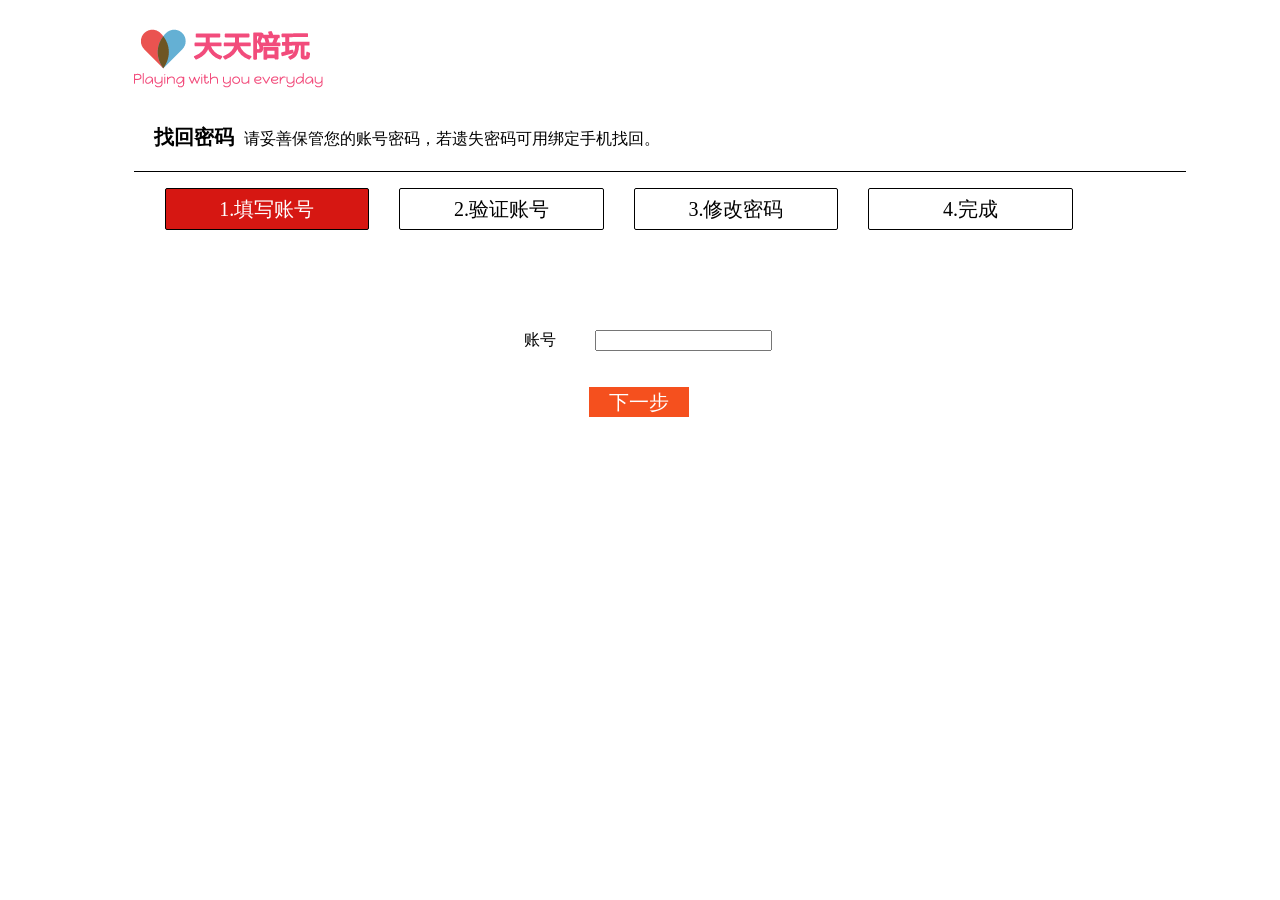
<file: DayDayPlay/web/TianTianPeiWan/public/newPage/findBack.html>
<!DOCTYPE html><!--找回密码-->
<html lang="en">
<head>
    <meta charset="UTF-8">
    <title>Title</title>
    <link rel="stylesheet" href="../css/findBack.css">
    <script src="../js/jquery-3.4.1.min.js"></script>
    <style>
        .index-head{
            width: 100%;
            height: 80px;
            background: white;
        }
        .index-logo{
            /*position: absolute;
            top: 15px;
            left: 120px;*/
            display: inline-block;
            margin-top: 16px;
            margin-left: 120px;
        }
    </style>
</head>
<body>
<div class="index-head">
    <!--logo部分-->
    <div class="index-logo">
        <a href="../page/index.html">
            <img src="../image/index-img/yuewanlogo.png" alt="">
        </a>
    </div>
</div>
<div>
    <p class="findBackWord"><b>找回密码</b><span>请妥善保管您的账号密码，若遗失密码可用绑定手机找回。</span></p>
    <div id="state">
        <div class="first one checked">1.填写账号</div>
        <div class="first two">2.验证账号</div>
        <div class="first three">3.修改密码</div>
        <div class="first four">4.完成</div>
    </div>
    <div id="first" class="middle">
        <p><span class="OP">账号</span><input type="text" id="first-input"></p>
        <button id="first-btn" class="btn">下一步</button>
    </div>
    <div id="second" class="middle">
        <p><span class="OP">手机号</span><input type="text" placeholder="请输入手机号" id="phone"></p>
        <p><span class="OP">验证码</span><input type="text" name="code" id="findBackCode">
            <input type="button" value="获取验证码" id="getCode3"></p>
        <button id="second-btn" class="btn">下一步</button>
    </div>
    <div id="third" class="middle">
        <p><span class="OP">新密码</span><input type="password" placeholder="请输入新密码" id="newPass"></p>
        <p><span class="OP">确认密码</span><input type="password" placeholder="请重复新密码" id="newPass1"><br><span id="pass-warn"></span></p>
        <button id="third-btn" class="btn">确定</button>
    </div>
    <div id="fourth" class="middle">
        <button id="fourth-btn" class="btn">请登录</button>
    </div>
</div>
</body>
<script src="../js/findBack.js"></script>
</html>
</file>
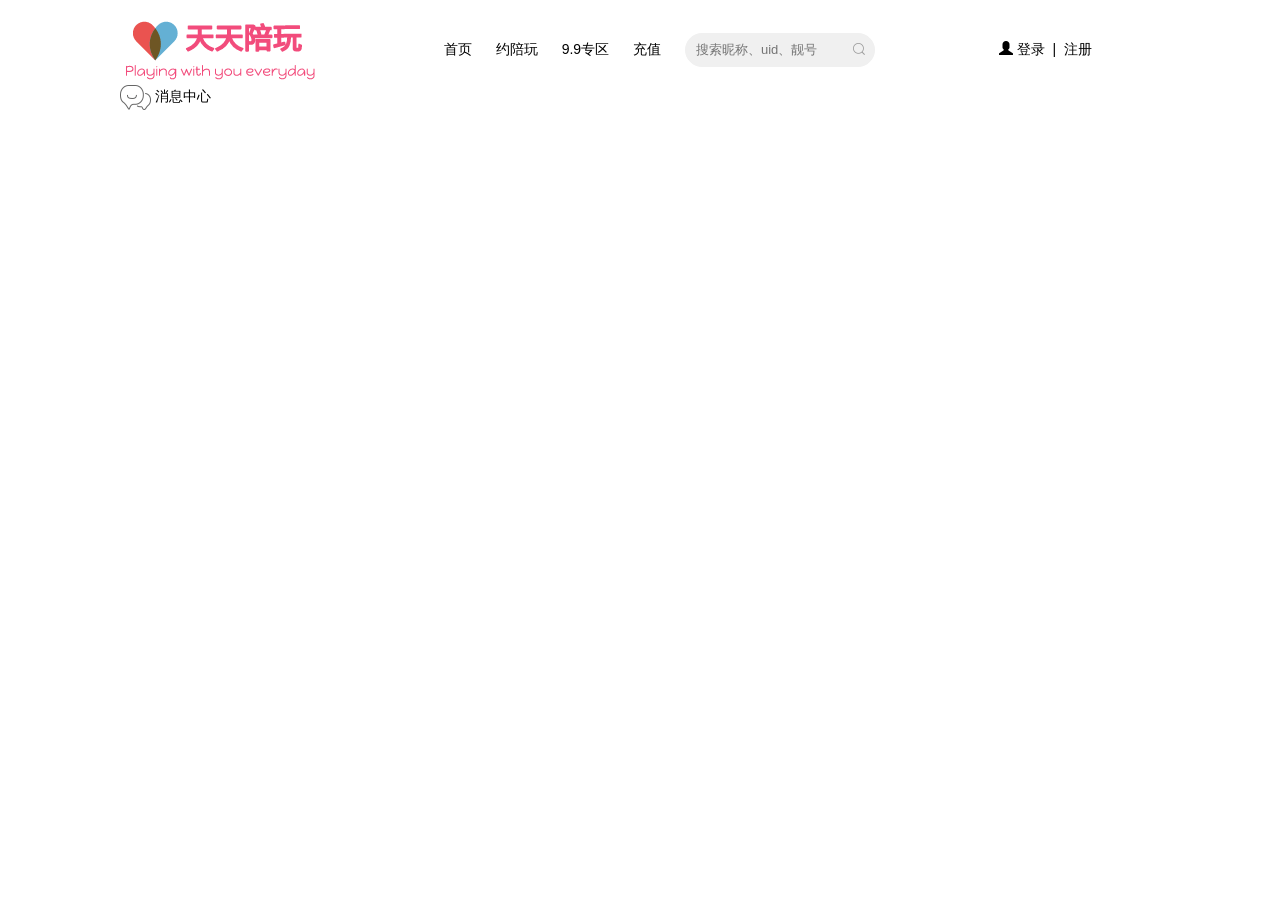
<file: DayDayPlay/web/TianTianPeiWan/public/newPage/head.html>
<!DOCTYPE html><!--头部-->
<html lang="en">
<head>
    <meta charset="UTF-8">
    <title>Title</title>
    <link rel="stylesheet" href="../util/bootstrap-3.3.7-dist/css/bootstrap.css">
    <script src="../util/bootstrap-3.3.7-dist/js/bootstrap.js"></script>
    <style>
        * {
            margin: 0;
            padding: 0;
        }
        /*头*/
        .ar:hover{
            color: #FA6543;

        }
        a{
            text-decoration: none;
            color: black;
        }
        a:hover{
            text-decoration: none;
        }
        .index-head{
            width: 100%;
            height: 80px;
            background: white;
        }
        .index-logo{
            /*position: absolute;
            top: 15px;
            left: 120px;*/
            display: inline-block;
            margin-top: 16px;
            margin-left: 120px;
        }
        .header-navigation{
            display: inline-block;/*
            border: 1px solid #000;*/
            margin-left: 120px;
        }
        .navigation-1{
            margin-right: 20px;

        }
        .header-navigation-ip{
            display: inline-block;
            position: relative;
        }
        .header-navigation-ip input{
            padding: 0 10px;
            border-radius: 25px;
            background-color: #f0f0f0;
            display: inline-block;
            line-height: 34px;
            height: 34px;
            font-size: 13px;
            border: 1px solid #f0f0f0 ;
            outline: none;
        }
        .header-navigation-ip img{
            position: absolute;
            top:10px;
            right: 10px;
            cursor: pointer;
        }
        /*尾*/
        .index-bottom{
            background-color: #535353;
            position: relative;
            width: 100%;
            float: left;
        }
        .index-bottom-box{
            width:1204px;
            margin: 0 auto;
            padding: 30px 0;
            background-color: #535353;
        }
        .bottom-box-information{
            color: #c9c9c9;
            font-size: 15px;
            margin-top: 30px;
        }
        .bottom-box-tel{
            padding-right: 30px;
            margin-left: 35px;
            border-right: #bfbfbf solid 1px;
        }
        .bottom-box-telimg{
            height: 18px;
            width: 23px;
            margin-right: 10px;
            background: url("../image/index-img/icon.png") no-repeat;
            background-position: -108px 0;
            display: inline-block;
        }
        .bottom-box-tn{
            font-size: 17px;
            margin-right: 14px;
        }
        .bottom-box-t{
            font-size: 13px;
        }
        .bottom-box-qq{
            cursor: pointer;
            padding-left: 30px;
        }
        .bottom-box-qqimg{
            margin-right: 10px;
            height: 18px;
            width: 19px;
            background: url("../image/index-img/icon.png");
            background-position: -89px 0;
        }
        .bottom-box-qqnum{
            font-size: 17px;
            margin-right: 14px;
        }
        .bottom-box-detailed{
            padding-left: 30px;
        }
        .bottom-box-detailedtime{
            font-size: 13px;
        }
        .bottom-box-but{
            margin-left: 40px;
        }
        .help{
            width: 92px;
            height: 26px;
            background-color: #3c3c3c;
            line-height: 26px;
            text-align: center;
            border: #707070 solid 1px;
            border-radius: 4px;
            margin-left: 16px;
            font-size: 13px;
            color: #bfbfbf;
        }
        .help:hover{
            color: #bfbfbf;
            background: #4D4C4C;
        }
        .bottom-box-copy{
            color: #959595;
            font-size: 12px;
            margin-top: 34px;
            text-align: center;
        }
        .fl{
            float: left;
        }
        .fr{

        }
    </style>
</head>
<body>

<!------------------头部---------------------------->
<div class="index-head">
    <!--logo部分-->
    <div class="index-logo">
        <a href="javascript:;">
            <img src="../image/index-img/yuewanlogo.png" alt="">
        </a>
    </div>
    <!--导航内容部分-->
    <div class="header-navigation">
        <a href="javascript:;" class="navigation-1 ar">首页</a>
        <a href="javascript:;" class="navigation-1 ar">约陪玩</a>
        <a href="javascript:;" class="navigation-1 ar">9.9专区</a>
        <a href="javascript:;" class="navigation-1 ar">充值</a>
        <div class="header-navigation-ip">
            <input type="text" placeholder="搜索昵称、uid、靓号">
            <img src="../image/index-img/search.png" alt="" class="search">
        </div>
    </div>
    <div class="header-navigation">
        <a class="ar" href="">
            <span class="glyphicon glyphicon-user" aria-hidden="true"></span>
            登录&nbsp;&nbsp;|&nbsp;&nbsp;注册</a>
    </div>
    <div class="header-navigation" >
        <a href="" class="ar">
            <img src="../image/index-img/message.png" alt="">
            消息中心
        </a>
    </div>
</div>
<!--------------------底部------------------------>
<!--<div class="index-bottom">
    <div class="index-bottom-box">
        <a href="javascript:;">
            <img class="fl" src="./../image/index-img/consume1.jpg" alt="">
        </a>
        <a href="javascript:;">
            <img class="fl"  src="./../image/index-img/consume2.jpg" alt="">
        </a>
        <a href="javascript:;">
            <img class="fl"  src="./../image/index-img/consume3.jpg" alt="">
        </a>
        <a href="javascript:;">
            <img class="fl"  src="./../image/index-img/consume4.jpg" alt="">
        </a>
        <div class="clearfix"></div>
        <div class="bottom-box-information">
            <div class="bottom-box-tel fl">
                <i class="bottom-box-telimg"></i>
                客服电话
                <span class="bottom-box-tn">010-68608228</span>
                <span class="bottom-box-t">咨询时间：7X24小时</span>
            </div>
            <div class="bottom-box-qq fl">
                <i class="bottom-box-qqimg"></i>
                客服QQ：
                <span class="bottom-box-qqnum">800184580</span>
            </div>
            <div class="bottom-box-detailed fl">
                <span class="bottom-box-detailedtime">咨询时间：7X24小时</span>
            </div>
            <div class="bottom-box-but fl">
                <a class="fl help" href="javascript:;">帮助中心</a>
                <a class="fl help" href="javascript:;">服务保障</a>
                <a class="fl help" href="javascript:;">关于我们</a>
            </div>
            <div class="clearfix"></div>
        </div>
        <div class="bottom-box-copy">
            京ICP备18042855号 Copyright 2014-2020 TaoLe Corporation,All Rights Reserved
            <br>
            北京陶乐科技有限公司，专业陪练为玩家提供各种热门游戏陪练陪玩服务，年轻人喜爱的游戏陪玩平台
            <br>
            地址：北京市石景山区鲁谷路74号中国瑞达大厦6层M601室
        </div>
    </div>
</div>-->
</body>
<script>

</script>
</html>
</file>
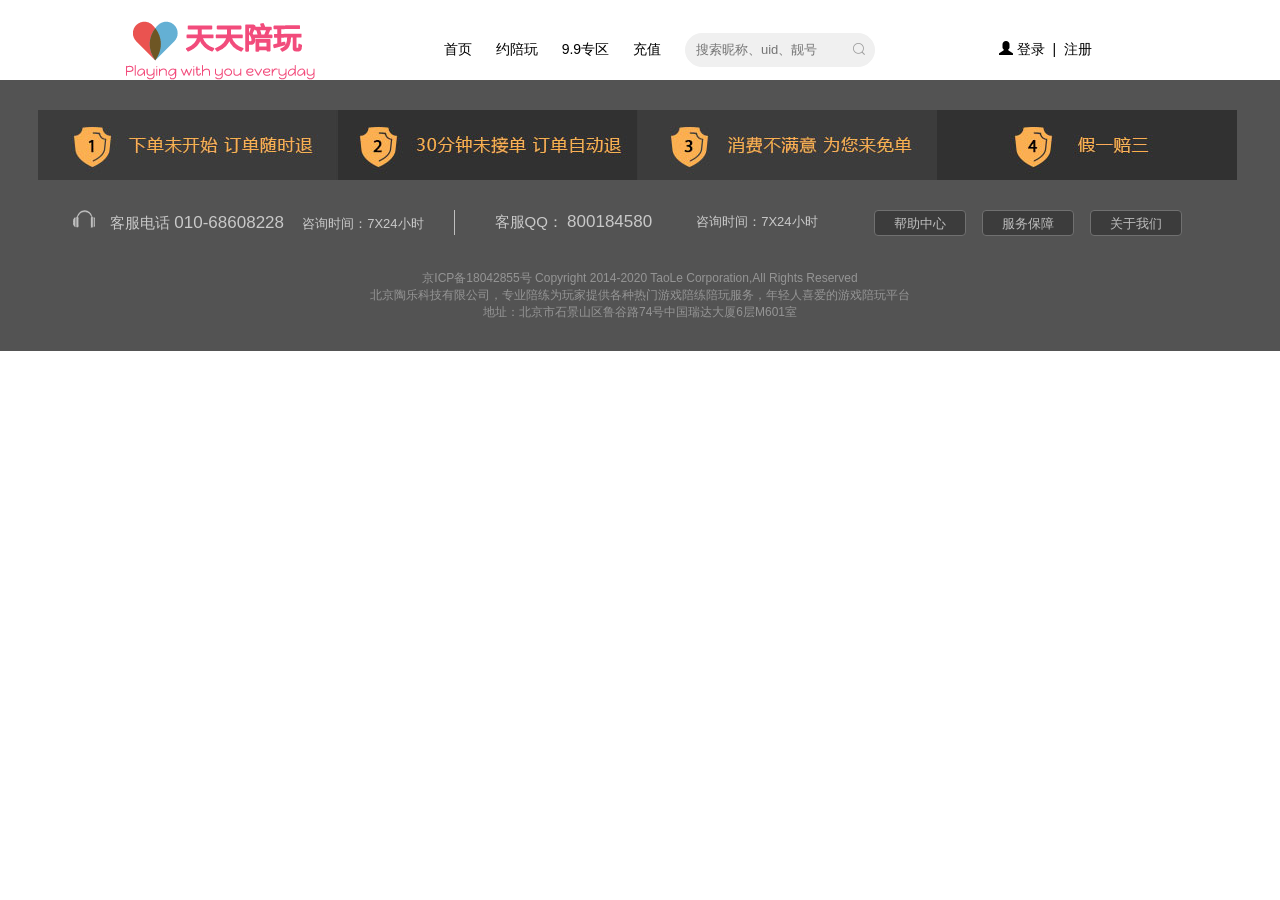
<file: DayDayPlay/web/TianTianPeiWan/public/newPage/headandfoot.html>
<!DOCTYPE html><!--头部和尾部-->
<html lang="en">
<head>
    <meta charset="UTF-8">
    <title>Title</title>
    <link rel="stylesheet" href="../util/bootstrap-3.3.7-dist/css/bootstrap.css">
    <script src="../util/bootstrap-3.3.7-dist/js/bootstrap.js"></script>
    <style>
        * {
            margin: 0;
            padding: 0;
        }
        /*头*/
        .ar:hover{
            color: #FA6543;

        }
        a{
            text-decoration: none;
            color: black;
        }
        a:hover{
            text-decoration: none;
        }
        .index-head{
            width: 100%;
            height: 80px;
            background: white;
        }
        .index-logo{
            /*position: absolute;
            top: 15px;
            left: 120px;*/
            display: inline-block;
            margin-top: 16px;
            margin-left: 120px;
        }
        .header-navigation{
            display: inline-block;/*
            border: 1px solid #000;*/
            margin-left: 120px;
        }
        .navigation-1{
            margin-right: 20px;

        }
        .header-navigation-ip{
            display: inline-block;
            position: relative;
        }
        .header-navigation-ip input{
            padding: 0 10px;
            border-radius: 25px;
            background-color: #f0f0f0;
            display: inline-block;
            line-height: 34px;
            height: 34px;
            font-size: 13px;
            border: 1px solid #f0f0f0 ;
            outline: none;
        }
        .header-navigation-ip img{
            position: absolute;
            top:10px;
            right: 10px;
            cursor: pointer;
        }
        /*尾*/
        .index-bottom{
            background-color: #535353;
            position: relative;
            width: 100%;
            float: left;
        }
        .index-bottom-box{
            width:1204px;
            margin: 0 auto;
            padding: 30px 0;
            background-color: #535353;
        }
        .bottom-box-information{
            color: #c9c9c9;
            font-size: 15px;
            margin-top: 30px;
        }
        .bottom-box-tel{
            padding-right: 30px;
            margin-left: 35px;
            border-right: #bfbfbf solid 1px;
        }
        .bottom-box-telimg{
            height: 18px;
            width: 23px;
            margin-right: 10px;
            background: url("../image/index-img/icon.png") no-repeat;
            background-position: -108px 0;
            display: inline-block;
        }
        .bottom-box-tn{
            font-size: 17px;
            margin-right: 14px;
        }
        .bottom-box-t{
            font-size: 13px;
        }
        .bottom-box-qq{
            cursor: pointer;
            padding-left: 30px;
        }
        .bottom-box-qqimg{
            margin-right: 10px;
            height: 18px;
            width: 19px;
            background: url("../image/index-img/icon.png");
            background-position: -89px 0;
        }
        .bottom-box-qqnum{
            font-size: 17px;
            margin-right: 14px;
        }
        .bottom-box-detailed{
            padding-left: 30px;
        }
        .bottom-box-detailedtime{
            font-size: 13px;
        }
        .bottom-box-but{
            margin-left: 40px;
        }
        .help{
            width: 92px;
            height: 26px;
            background-color: #3c3c3c;
            line-height: 26px;
            text-align: center;
            border: #707070 solid 1px;
            border-radius: 4px;
            margin-left: 16px;
            font-size: 13px;
            color: #bfbfbf;
        }
        .help:hover{
            color: #bfbfbf;
            background: #4D4C4C;
        }
        .bottom-box-copy{
            color: #959595;
            font-size: 12px;
            margin-top: 34px;
            text-align: center;
        }
        .fl{
            float: left;
        }
        .fr{

        }
    </style>
</head>
<body>

<!------------------头部---------------------------->
<div class="index-head">
    <!--logo部分-->
    <div class="index-logo">
        <a href="javascript:;">
            <img src="../image/index-img/yuewanlogo.png" alt="">
        </a>
    </div>
    <!--导航内容部分-->
    <div class="header-navigation">
        <a href="javascript:;" class="navigation-1 ar">首页</a>
        <a href="javascript:;" class="navigation-1 ar">约陪玩</a>
        <a href="javascript:;" class="navigation-1 ar">9.9专区</a>
        <a href="javascript:;" class="navigation-1 ar">充值</a>
        <div class="header-navigation-ip">
            <input type="text" placeholder="搜索昵称、uid、靓号">
            <img src="../image/index-img/search.png" alt="" class="search">
        </div>
    </div>
    <div class="header-navigation">
        <a class="ar" href="">
            <span class="glyphicon glyphicon-user" aria-hidden="true"></span>
            登录&nbsp;&nbsp;|&nbsp;&nbsp;注册</a>
    </div>
    <div class="header-navigation" >
        <a href="" class="ar">
            <img src="../image/index-img/message.png" alt="">
            消息中心
        </a>
    </div>
</div>
<!--------------------底部------------------------>
<div class="index-bottom">
    <div class="index-bottom-box">
        <a href="javascript:;">
            <img class="fl" src="../image/index-img/consume1.jpg" alt="">
        </a>
        <a href="javascript:;">
            <img class="fl" src="../image/index-img/consume2.jpg" alt="">
        </a>
        <a href="javascript:;">
            <img class="fl" src="../image/index-img/consume3.jpg" alt="">
        </a>
        <a href="javascript:;">
            <img class="fl" src="../image/index-img/consume4.jpg" alt="">
        </a>
        <div class="clearfix"></div>
        <div class="bottom-box-information">
            <div class="bottom-box-tel fl">
                <i class="bottom-box-telimg"></i>
                客服电话
                <span class="bottom-box-tn">010-68608228</span>
                <span class="bottom-box-t">咨询时间：7X24小时</span>
            </div>
            <div class="bottom-box-qq fl">
                <i class="bottom-box-qqimg"></i>
                客服QQ：
                <span class="bottom-box-qqnum">800184580</span>
            </div>
            <div class="bottom-box-detailed fl">
                <span class="bottom-box-detailedtime">咨询时间：7X24小时</span>
            </div>
            <div class="bottom-box-but fl">
                <a class="fl help" href="javascript:;">帮助中心</a>
                <a class="fl help" href="javascript:;">服务保障</a>
                <a class="fl help" href="javascript:;">关于我们</a>
            </div>
            <div class="clearfix"></div>
        </div>
        <div class="bottom-box-copy">
            京ICP备18042855号 Copyright 2014-2020 TaoLe Corporation,All Rights Reserved
            <br>
            北京陶乐科技有限公司，专业陪练为玩家提供各种热门游戏陪练陪玩服务，年轻人喜爱的游戏陪玩平台
            <br>
            地址：北京市石景山区鲁谷路74号中国瑞达大厦6层M601室
        </div>
    </div>
</div>
</body>
<script>

</script>
</html>
</file>
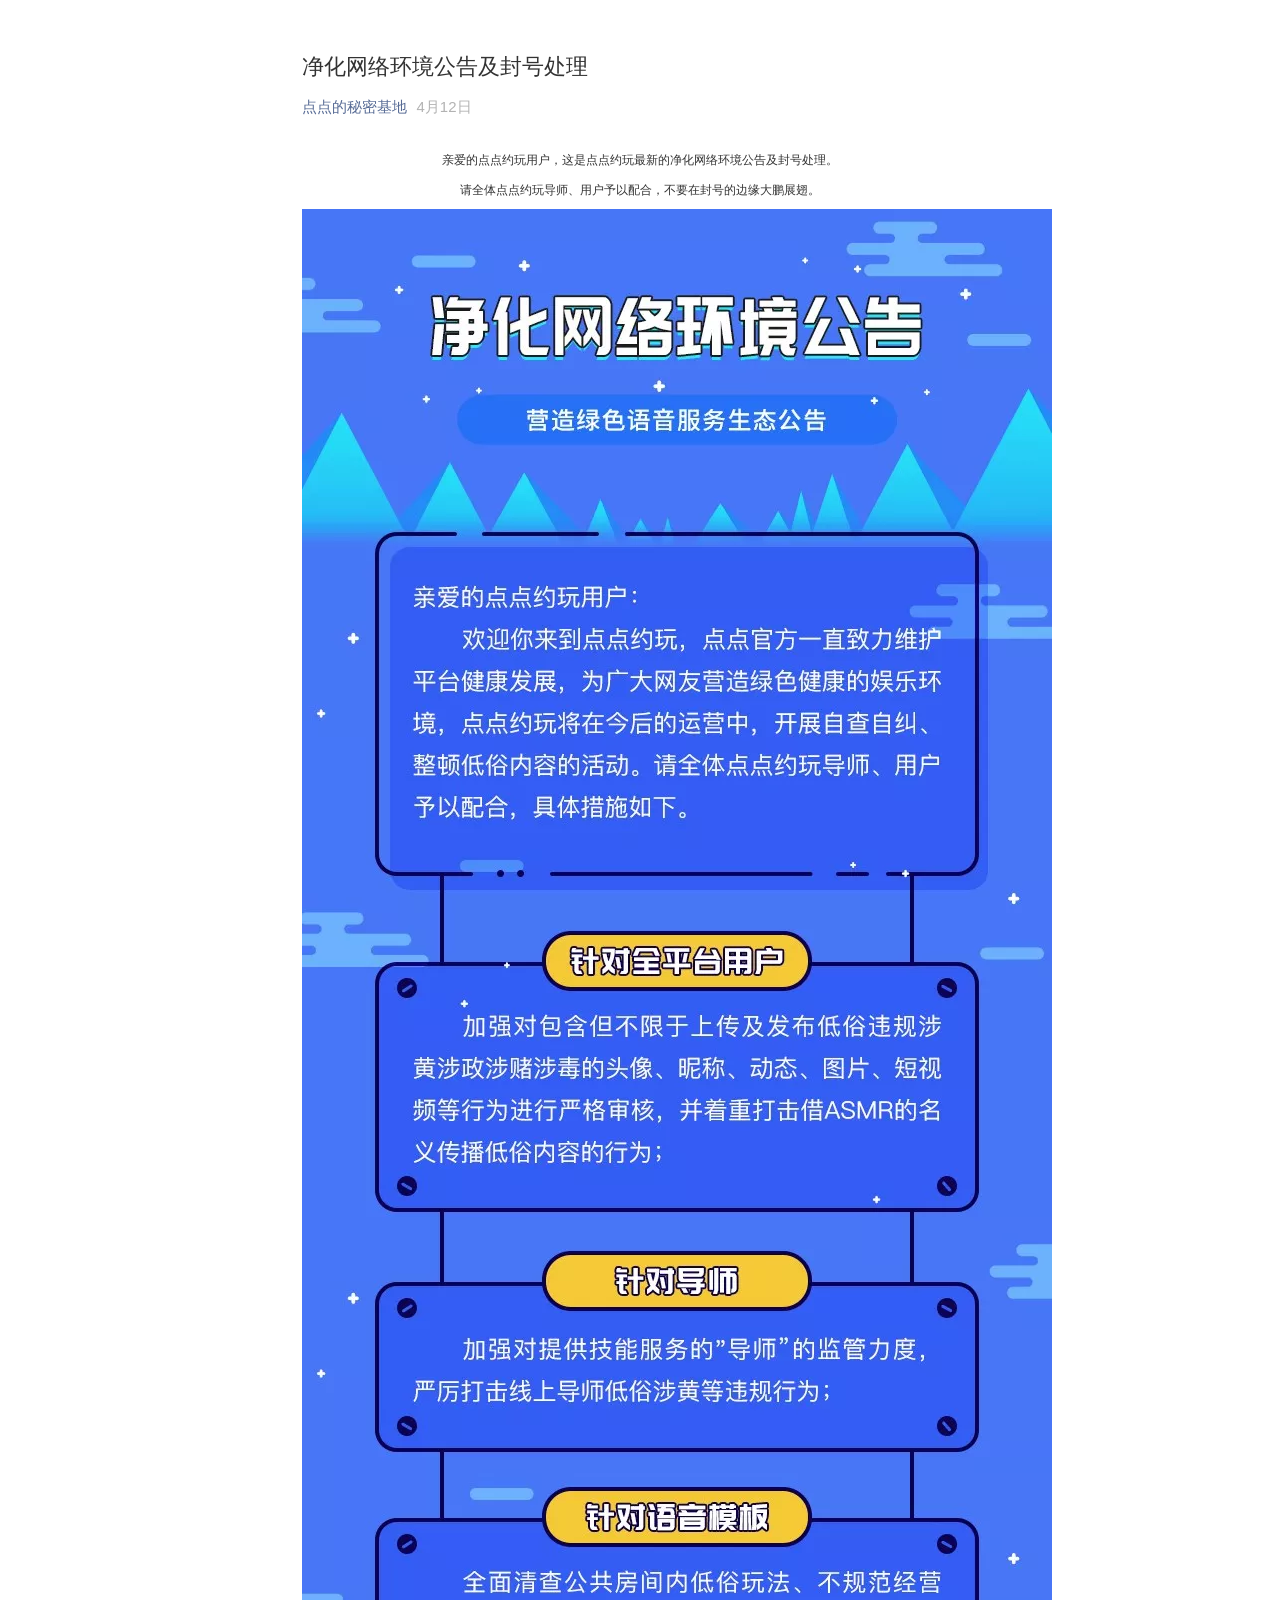
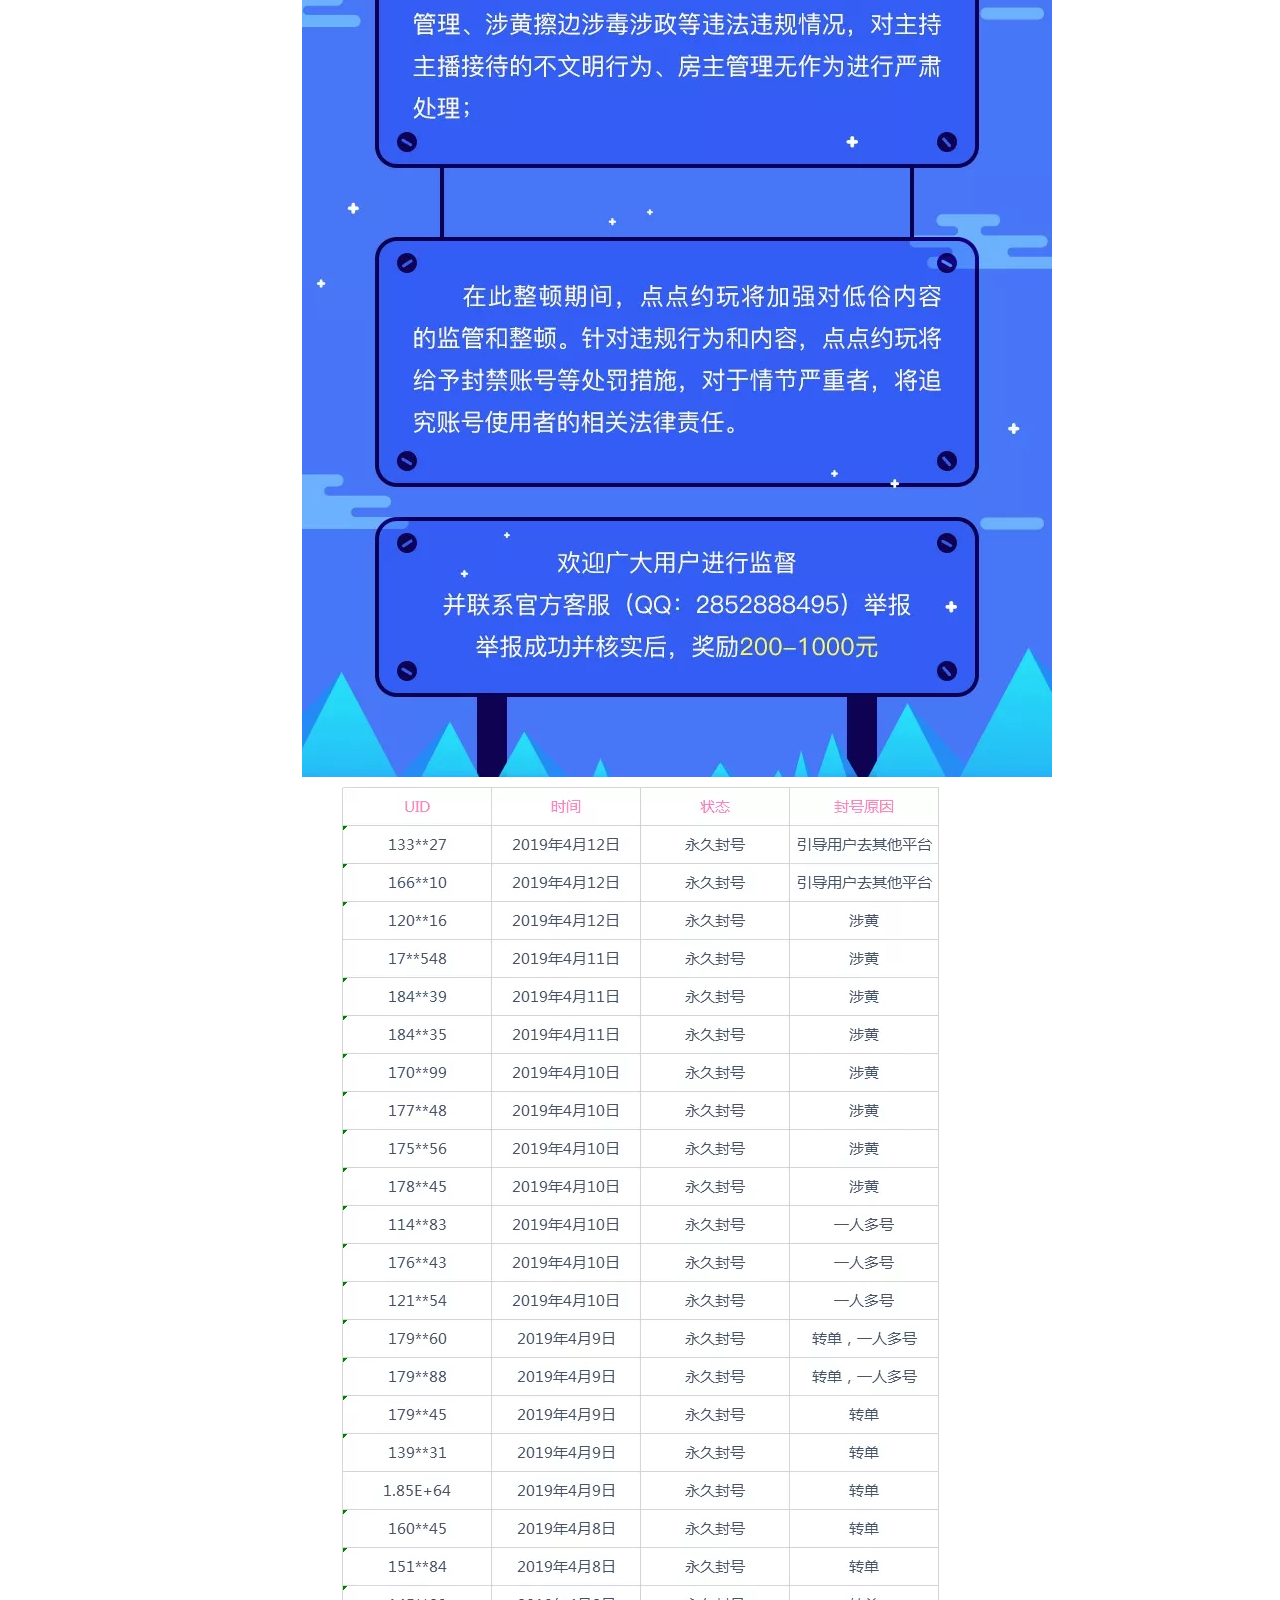
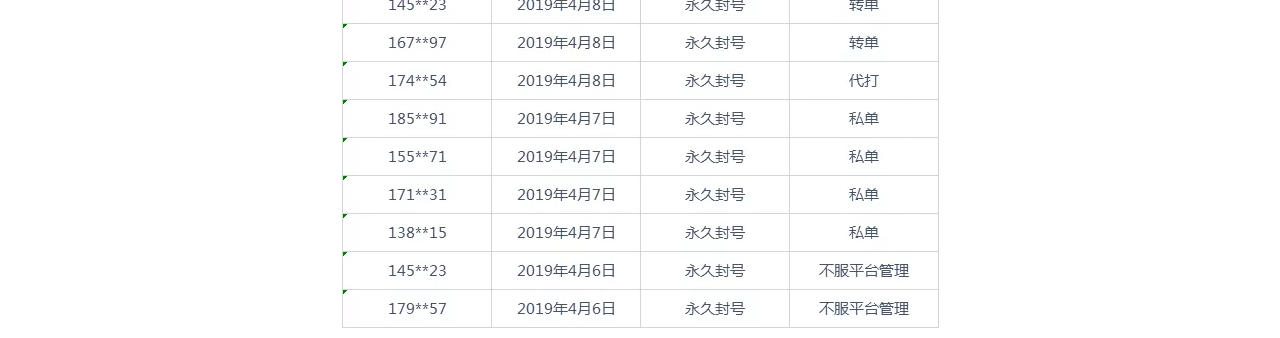
<file: DayDayPlay/web/TianTianPeiWan/public/newPage/Notice.html>
<!DOCTYPE html><!--提示信息-->
<html lang="en">
<head>
    <meta charset="UTF-8">
    <title>Title</title>
    <link rel="stylesheet" href="../util/bootstrap-3.3.7-dist/css/bootstrap.css">
    <link rel="stylesheet" href="../css/Notice.css">
    <script src="../util/bootstrap-3.3.7-dist/js/bootstrap.js"></script>
</head>
<body>
    <div class="container-fluid">
        <div class="row">
            <div class="notice-box">
                <h2 class="notice-box-title">



                    净化网络环境公告及封号处理
                </h2>
                <div class="notice-box-content">
                    <span class="box-content-span">
                        <a href="javascript:;">
                        点点的秘密基地                      </a>
                    </span>
                    <em class="box-content-em">4月12日</em>
                </div>
                <div class="notice-box-inn">
                    <p class="textcenter">
                        <span class="fontsize12">亲爱的点点约玩用户，这是点点约玩最新的净化网络环境公告及封号处理。</span>
                    </p>
                    <p class="textcenter">
                        <span class="fontsize12">请全体点点约玩导师、用户予以配合，不要在封号的边缘大鹏展翅。</span>
                    </p>
                    <p class="textcenter">
                        <img src="../image/index-img/640.jpg" alt="">
                    </p>
                    <p class="textcenter">
                        <img src="../image/index-img/641.jpg" alt="">
                    </p>
                </div>
            </div>
        </div>
    </div>
</body>
<script>

</script>
</html>
</file>
<file: DayDayPlay/web/TianTianPeiWan/public/css/findBack.css>
.checked {
  background-color: #d61712;
  color: white;
}
.first {
  width: 20%;
  margin-left: 3%;
  height: 40px;
  line-height: 40px;
  font-size: 20px;
  border: 0.5px solid black;
  float: left;
  text-align: center;
  border-radius: 2px ;
}
#state {
  overflow: hidden;
  width: 80%;
  margin-left: 10%;
}
.OP {
  display: inline-block;
  width: 100px;
  text-align: center;
  margin-right: 5px;
}
.findBackWord {
  width: 80% ;
  margin-left: 10%;
  border-bottom: 0.2px solid black;
  padding: 20px;
}
b {
  display: inline-block;
  margin-right: 10px;
  font-size: 20px;
}
#findBackCode {
  width: 80px;
}
.middle {
  width: 300px;
  position: relative;
  left: 50%;
  margin-left: -150px;
  margin-top: 100px;
}
#second {
  display: none;
}
#third {
  display: none;
}
#fourth {
  display: none;
}
.btn {
  margin-left: 33%;
  margin-top: 20px;
  display: inline-block;
  width: 100px;
  height: 30px;
  background: #f5501e;
  font-size: 20px;
  color: white;
  border: none;
}
/*# sourceMappingURL=findBack.css.map */
</file>
<file: DayDayPlay/web/TianTianPeiWan/public/css/Notice.css>
* {
  margin: 0;
  padding: 0;
}
a {
  color: #576b95;
  text-decoration: none;
}
a:hover {
  color: #576b95;
  text-decoration: none;
}
.notice-box {
  padding-top: 32px;
  max-width: 677px;
  margin-left: auto;
  margin-right: auto;
}
.notice-box-title {
  font-size: 22px;
  line-height: 1.4;
  margin-bottom: 14px;
}
.notice-box-content {
  position: relative;
  margin-bottom: 22px;
  line-height: 20px;
  font-size: 0;
  word-wrap: break-word;
  word-break: break-all;
}
.box-content-span {
  position: relative;
  display: inline-block;
  vertical-align: middle;
  margin: 0 10px 10px 0;
  font-size: 15px;
  -webkit-tap-highlight-color: rgba(0, 0, 0, 0);
}
.box-content-em {
  font-style: normal;
  color: rgba(0, 0, 0, 0.3);
  display: inline-block;
  vertical-align: middle;
  margin: 0 10px 10px 0;
  font-size: 15px;
}
.textcenter {
  text-align: center;
}
.fontsize12 {
  font-size: 12px;
}
/*# sourceMappingURL=Notice.css.map */
</file>
